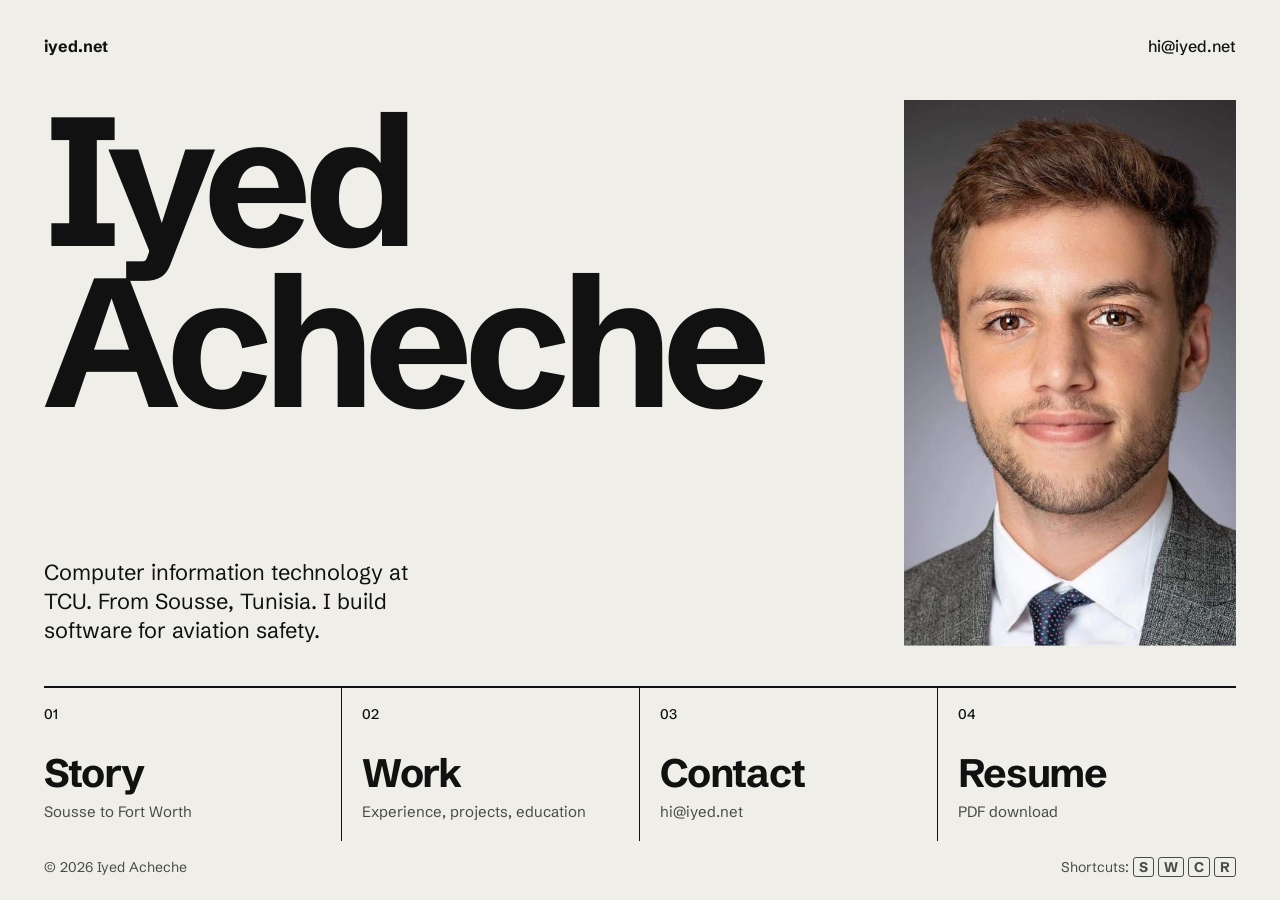
<file: index.html>
<!doctype html>
<html lang="en">
<head>
<meta charset="utf-8">
<meta name="viewport" content="width=device-width, initial-scale=1">
<title>Iyed Acheche</title>
<meta name="description" content="Iyed Acheche. Computer information technology at TCU, from Sousse, Tunisia. Software for aviation safety.">
<meta property="og:type" content="website">
<meta property="og:title" content="Iyed Acheche">
<meta property="og:description" content="Computer information technology at TCU. From Sousse, Tunisia. I build software for aviation safety.">
<meta property="og:image" content="https://iyedacheche.github.io/iyed-acheche-personal-website/og.png">
<meta name="twitter:card" content="summary_large_image">
<link rel="icon" href="favicon.svg" type="image/svg+xml">
<link rel="apple-touch-icon" href="apple-touch-icon.png">
<link rel="preconnect" href="https://fonts.googleapis.com">
<link rel="preconnect" href="https://fonts.gstatic.com" crossorigin>
<link href="https://fonts.googleapis.com/css2?family=Schibsted+Grotesk:wght@400;500;700&amp;display=swap" rel="stylesheet">
<link rel="stylesheet" href="assets/style.css">
<script defer data-domain="iyed.net" src="https://plausible.io/js/script.js"></script>
</head>
<body class="home">

<header class="bar">
  <a class="mark" href="index.html" aria-label="Iyed Acheche, home">iyed.net</a>
  <a href="mailto:hi@iyed.net">hi@iyed.net</a>
</header>

<main class="hero">
  <div class="hero-text">
    <h1 class="name">Iyed<br>Acheche</h1>
    <p class="blurb">Computer information technology at TCU. From Sousse, Tunisia. I build software for aviation safety.</p>
  </div>
  <div class="portrait">
    <img src="assets/photos/portrait.jpg" alt="Portrait of Iyed Acheche" width="900" height="900">
  </div>
</main>

<nav class="tiles" aria-label="Main">
  <a class="tile" href="story.html"><span class="n">01</span><span><span class="t">Story</span><span class="h">Sousse to Fort Worth</span></span></a>
  <a class="tile" href="work.html"><span class="n">02</span><span><span class="t">Work</span><span class="h">Experience, projects, education</span></span></a>
  <a class="tile" href="contact.html"><span class="n">03</span><span><span class="t">Contact</span><span class="h">hi@iyed.net</span></span></a>
  <a class="tile" href="Iyed_Acheche_Resume.pdf" download data-key="r"><span class="n">04</span><span><span class="t">Resume</span><span class="h">PDF download</span></span></a>
</nav>

<footer class="foot">
  <span>&copy; 2026 Iyed Acheche</span>
  <span class="keys">Shortcuts: <kbd>S</kbd> <kbd>W</kbd> <kbd>C</kbd> <kbd>R</kbd></span>
</footer>

<script src="assets/site.js"></script>
</body>
</html>
</file>
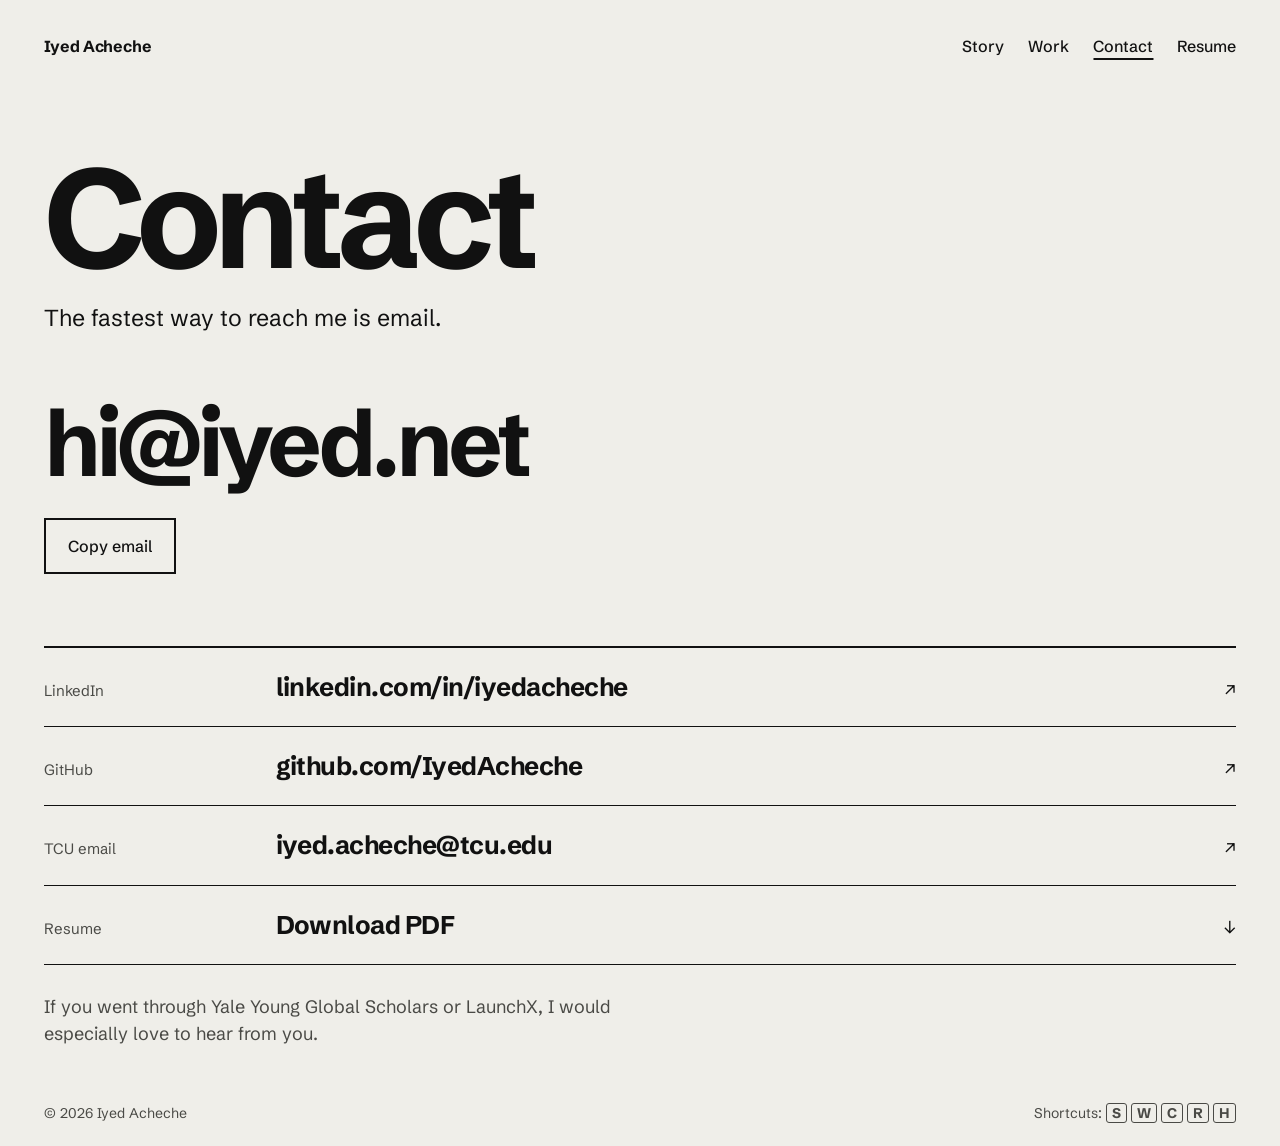
<file: contact.html>
<!doctype html>
<html lang="en">
<head>
<meta charset="utf-8">
<meta name="viewport" content="width=device-width, initial-scale=1">
<title>Contact | Iyed Acheche</title>
<meta name="description" content="Get in touch with Iyed Acheche: hi@iyed.net, LinkedIn and GitHub.">
<meta property="og:type" content="website">
<meta property="og:title" content="Contact | Iyed Acheche">
<meta property="og:description" content="hi@iyed.net, LinkedIn and GitHub.">
<meta property="og:image" content="https://iyedacheche.github.io/iyed-acheche-personal-website/og.png">
<meta name="twitter:card" content="summary_large_image">
<link rel="icon" href="favicon.svg" type="image/svg+xml">
<link rel="apple-touch-icon" href="apple-touch-icon.png">
<link rel="preconnect" href="https://fonts.googleapis.com">
<link rel="preconnect" href="https://fonts.gstatic.com" crossorigin>
<link href="https://fonts.googleapis.com/css2?family=Schibsted+Grotesk:wght@400;500;700&amp;display=swap" rel="stylesheet">
<link rel="stylesheet" href="assets/style.css">
<script defer data-domain="iyed.net" src="https://plausible.io/js/script.js"></script>
</head>
<body>

<header class="bar">
  <a class="mark" href="index.html">Iyed Acheche</a>
  <nav aria-label="Main">
    <a href="story.html">Story</a>
    <a href="work.html">Work</a>
    <a href="contact.html" aria-current="page">Contact</a>
    <a href="Iyed_Acheche_Resume.pdf" download data-key="r">Resume</a>
  </nav>
</header>

<main class="page">
  <h1 class="title">Contact</h1>
  <p class="lede">The fastest way to reach me is email.</p>

  <a class="mail" href="mailto:hi@iyed.net">hi@iyed.net</a>
  <div class="copyrow">
    <button class="btn ghost" type="button" data-copy="hi@iyed.net">Copy email</button>
    <span class="status" role="status" aria-live="polite"></span>
  </div>

  <ul class="links">
    <li><a href="https://www.linkedin.com/in/iyedacheche"><span class="k">LinkedIn</span><span class="v">linkedin.com/in/iyedacheche</span><span class="a" aria-hidden="true">&#8599;</span></a></li>
    <li><a href="https://github.com/IyedAcheche"><span class="k">GitHub</span><span class="v">github.com/IyedAcheche</span><span class="a" aria-hidden="true">&#8599;</span></a></li>
    <li><a href="mailto:iyed.acheche@tcu.edu"><span class="k">TCU email</span><span class="v">iyed.acheche@tcu.edu</span><span class="a" aria-hidden="true">&#8599;</span></a></li>
    <li><a href="Iyed_Acheche_Resume.pdf" download data-key="r"><span class="k">Resume</span><span class="v">Download PDF</span><span class="a" aria-hidden="true">&#8595;</span></a></li>
  </ul>

  <p class="note">If you went through Yale Young Global Scholars or LaunchX, I would especially love to hear from you.</p>
</main>

<footer class="foot">
  <span>&copy; 2026 Iyed Acheche</span>
  <span class="keys">Shortcuts: <kbd>S</kbd> <kbd>W</kbd> <kbd>C</kbd> <kbd>R</kbd> <kbd>H</kbd></span>
</footer>

<script src="assets/site.js"></script>
</body>
</html>
</file>
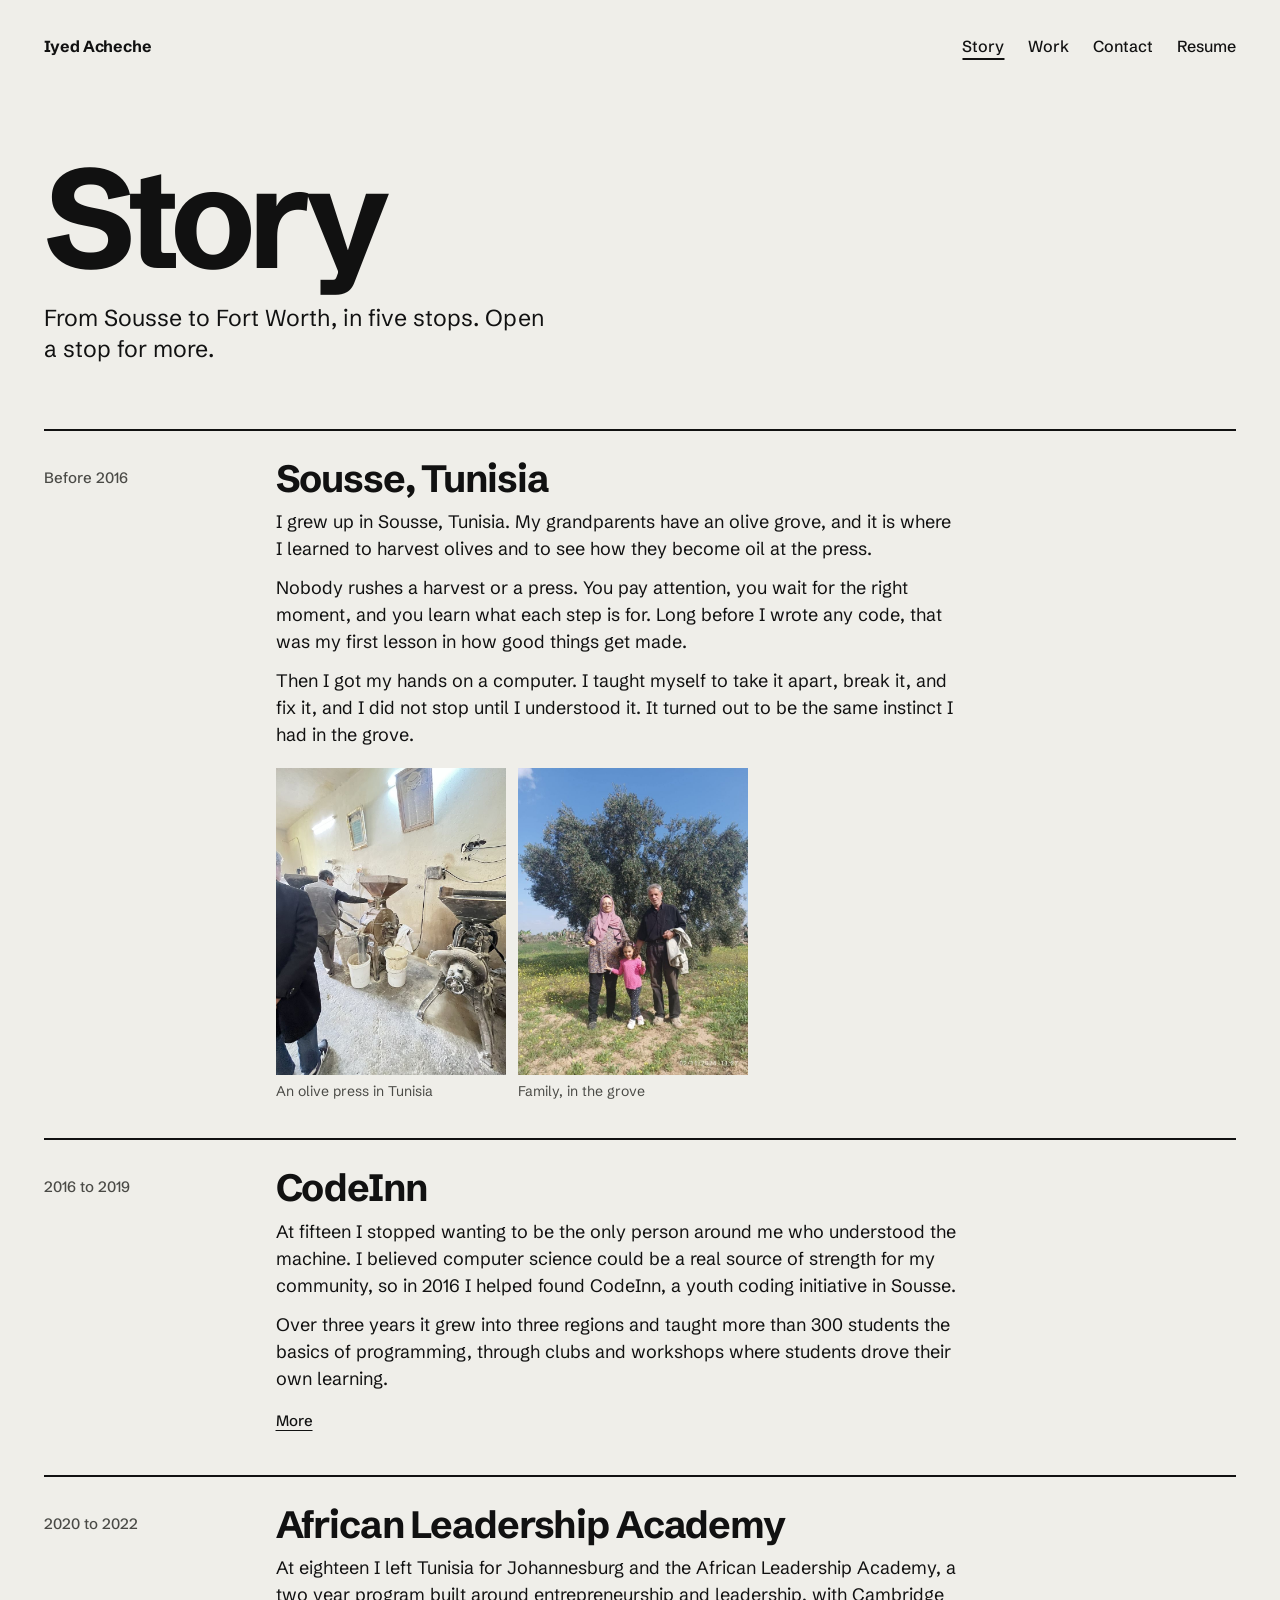
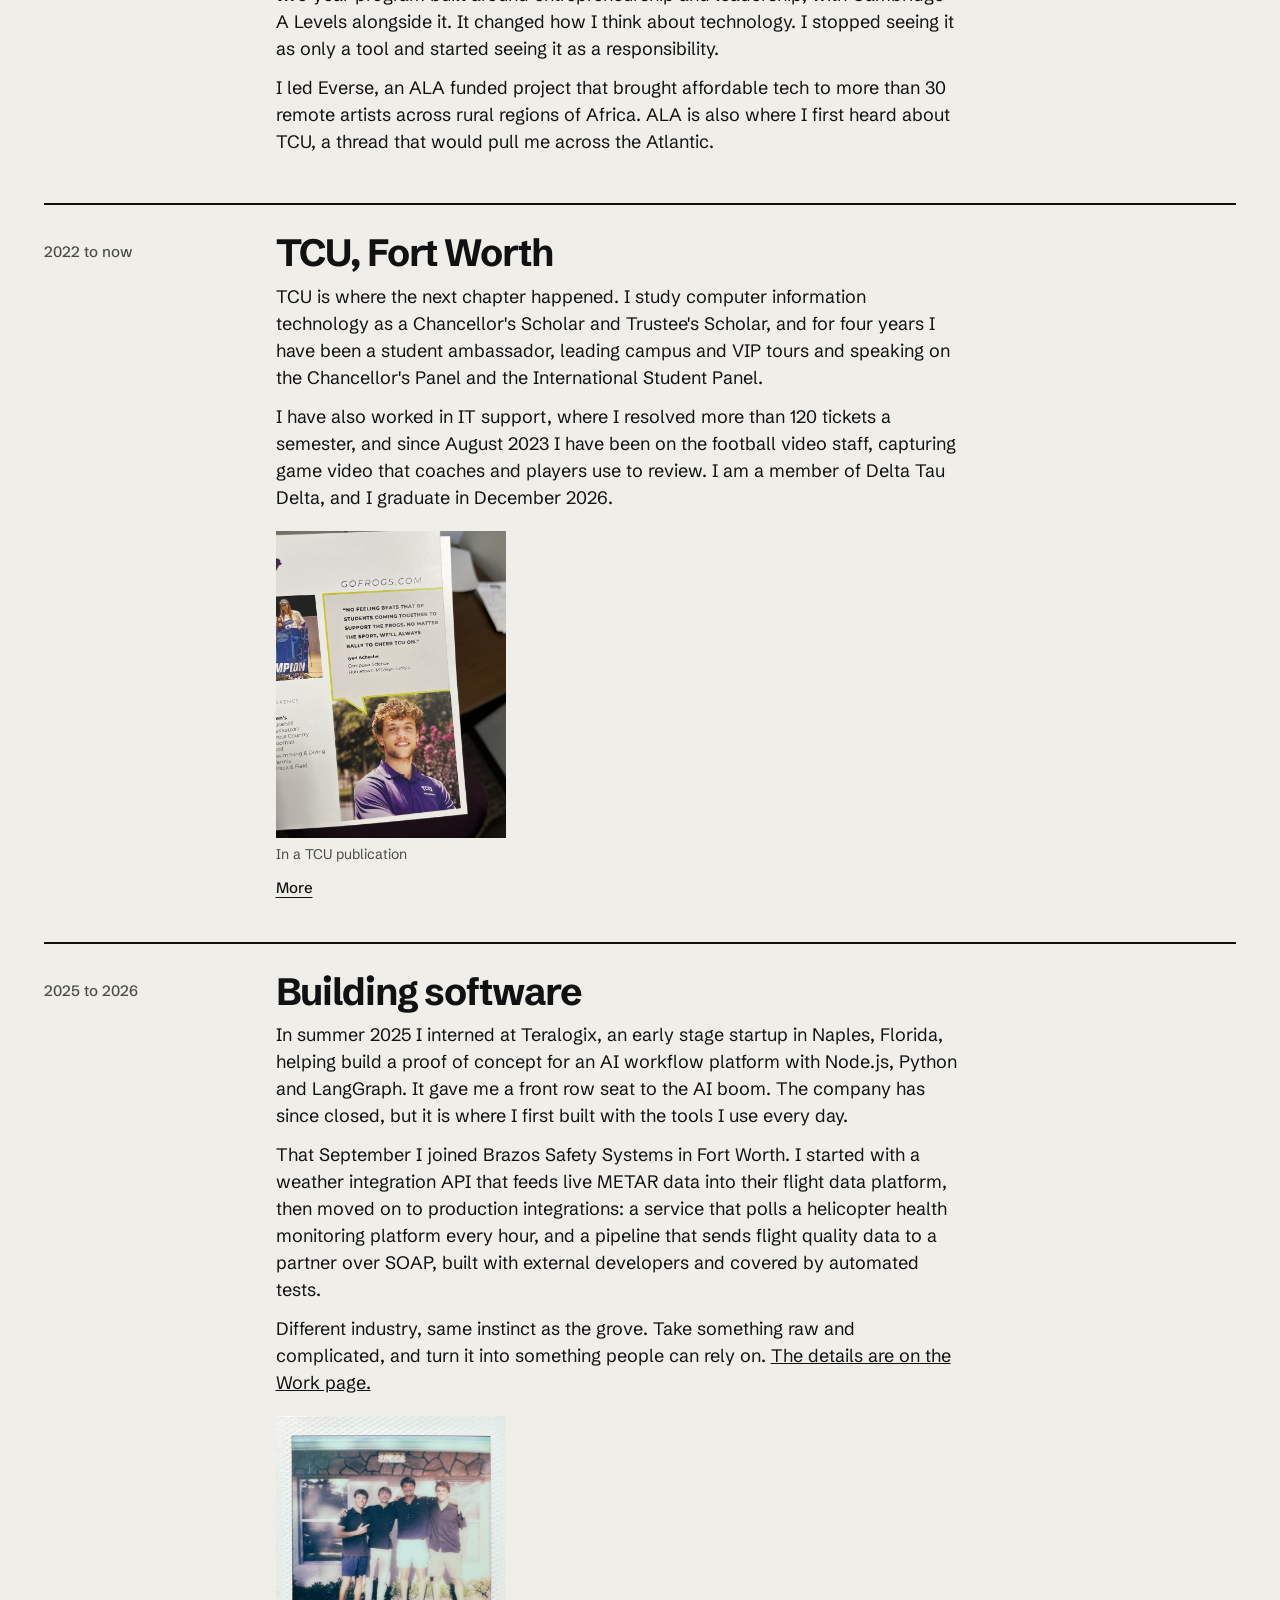
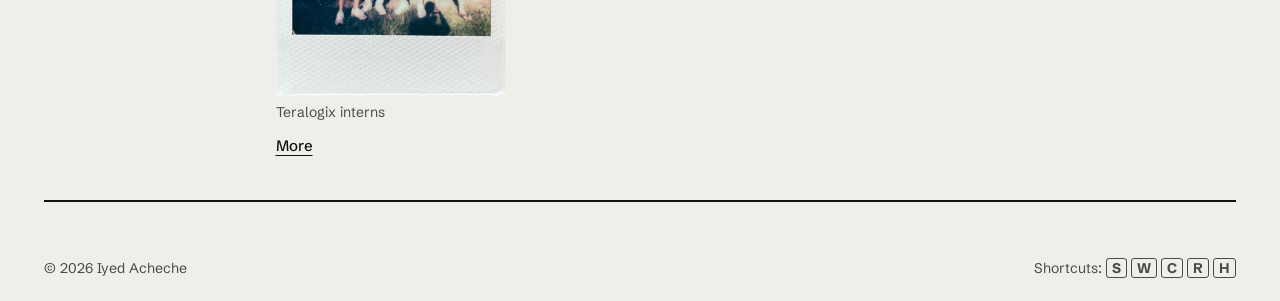
<file: story.html>
<!doctype html>
<html lang="en">
<head>
<meta charset="utf-8">
<meta name="viewport" content="width=device-width, initial-scale=1">
<title>Story | Iyed Acheche</title>
<meta name="description" content="From Sousse, Tunisia to Fort Worth, Texas: Iyed Acheche's story in five stops.">
<meta property="og:type" content="website">
<meta property="og:title" content="Story | Iyed Acheche">
<meta property="og:description" content="From Sousse, Tunisia to Fort Worth, Texas, in five stops.">
<meta property="og:image" content="https://iyedacheche.github.io/iyed-acheche-personal-website/og.png">
<meta name="twitter:card" content="summary_large_image">
<link rel="icon" href="favicon.svg" type="image/svg+xml">
<link rel="apple-touch-icon" href="apple-touch-icon.png">
<link rel="preconnect" href="https://fonts.googleapis.com">
<link rel="preconnect" href="https://fonts.gstatic.com" crossorigin>
<link href="https://fonts.googleapis.com/css2?family=Schibsted+Grotesk:wght@400;500;700&amp;display=swap" rel="stylesheet">
<link rel="stylesheet" href="assets/style.css">
<script defer data-domain="iyed.net" src="https://plausible.io/js/script.js"></script>
</head>
<body>

<header class="bar">
  <a class="mark" href="index.html">Iyed Acheche</a>
  <nav aria-label="Main">
    <a href="story.html" aria-current="page">Story</a>
    <a href="work.html">Work</a>
    <a href="contact.html">Contact</a>
    <a href="Iyed_Acheche_Resume.pdf" download data-key="r">Resume</a>
  </nav>
</header>

<main class="page">
  <h1 class="title">Story</h1>
  <p class="lede">From Sousse to Fort Worth, in five stops. Open a stop for more.</p>

  <section class="stop">
    <div class="when">Before 2016</div>
    <div>
      <h2>Sousse, Tunisia</h2>
      <p>I grew up in Sousse, Tunisia. My grandparents have an olive grove, and it is where I learned to harvest olives and to see how they become oil at the press.</p>
      <p>Nobody rushes a harvest or a press. You pay attention, you wait for the right moment, and you learn what each step is for. Long before I wrote any code, that was my first lesson in how good things get made.</p>
      <p>Then I got my hands on a computer. I taught myself to take it apart, break it, and fix it, and I did not stop until I understood it. It turned out to be the same instinct I had in the grove.</p>
      <div class="photos">
        <figure><img src="assets/photos/olive-press.jpg" alt="An olive press at work in Tunisia" width="800" height="1067" loading="lazy"><figcaption>An olive press in Tunisia</figcaption></figure>
        <figure><img src="assets/photos/olive-tree.jpg" alt="A family standing in front of a large olive tree in Tunisia" width="800" height="1067" loading="lazy"><figcaption>Family, in the grove</figcaption></figure>
      </div>
    </div>
  </section>

  <section class="stop">
    <div class="when">2016 to 2019</div>
    <div>
      <h2>CodeInn</h2>
      <p>At fifteen I stopped wanting to be the only person around me who understood the machine. I believed computer science could be a real source of strength for my community, so in 2016 I helped found CodeInn, a youth coding initiative in Sousse.</p>
      <p>Over three years it grew into three regions and taught more than 300 students the basics of programming, through clubs and workshops where students drove their own learning.</p>
      <details class="more">
        <summary>More</summary>
        <p>Those years also took me to Yale Young Global Scholars in 2018 and to LaunchX at the University of Michigan in 2019, which moved online partway through. Both were early proof, for me, that what I had started in Sousse held up outside it. If you went through either program, I would love to hear from you.</p>
      </details>
    </div>
  </section>

  <section class="stop">
    <div class="when">2020 to 2022</div>
    <div>
      <h2>African Leadership Academy</h2>
      <p>At eighteen I left Tunisia for Johannesburg and the African Leadership Academy, a two year program built around entrepreneurship and leadership, with Cambridge A Levels alongside it. It changed how I think about technology. I stopped seeing it as only a tool and started seeing it as a responsibility.</p>
      <p>I led Everse, an ALA funded project that brought affordable tech to more than 30 remote artists across rural regions of Africa. ALA is also where I first heard about TCU, a thread that would pull me across the Atlantic.</p>
    </div>
  </section>

  <section class="stop">
    <div class="when">2022 to now</div>
    <div>
      <h2>TCU, Fort Worth</h2>
      <p>TCU is where the next chapter happened. I study computer information technology as a Chancellor's Scholar and Trustee's Scholar, and for four years I have been a student ambassador, leading campus and VIP tours and speaking on the Chancellor's Panel and the International Student Panel.</p>
      <p>I have also worked in IT support, where I resolved more than 120 tickets a semester, and since August 2023 I have been on the football video staff, capturing game video that coaches and players use to review. I am a member of Delta Tau Delta, and I graduate in December 2026.</p>
      <div class="photos">
        <figure><img src="assets/photos/gofrogs-feature.jpg" alt="A TCU athletics publication with a quote and photo of Iyed" width="800" height="1067" loading="lazy"><figcaption>In a TCU publication</figcaption></figure>
      </div>
      <details class="more">
        <summary>More</summary>
        <p>Along the way I picked up two bowl rings with the football program.</p>
      </details>
    </div>
  </section>

  <section class="stop">
    <div class="when">2025 to 2026</div>
    <div>
      <h2>Building software</h2>
      <p>In summer 2025 I interned at Teralogix, an early stage startup in Naples, Florida, helping build a proof of concept for an AI workflow platform with Node.js, Python and LangGraph. It gave me a front row seat to the AI boom. The company has since closed, but it is where I first built with the tools I use every day.</p>
      <p>That September I joined Brazos Safety Systems in Fort Worth. I started with a weather integration API that feeds live METAR data into their flight data platform, then moved on to production integrations: a service that polls a helicopter health monitoring platform every hour, and a pipeline that sends flight quality data to a partner over SOAP, built with external developers and covered by automated tests.</p>
      <p>Different industry, same instinct as the grove. Take something raw and complicated, and turn it into something people can rely on. <a href="work.html"><u>The details are on the Work page.</u></a></p>
      <div class="photos">
        <figure><img src="assets/photos/teralogix-interns.jpg" alt="Four Teralogix interns standing together with their arms around each other" width="800" height="973" loading="lazy"><figcaption>Teralogix interns</figcaption></figure>
      </div>
      <details class="more">
        <summary>More</summary>
        <p>In 2026 I also took part in the Google Hackathon, on the hardware track.</p>
      </details>
    </div>
  </section>
</main>

<footer class="foot">
  <span>&copy; 2026 Iyed Acheche</span>
  <span class="keys">Shortcuts: <kbd>S</kbd> <kbd>W</kbd> <kbd>C</kbd> <kbd>R</kbd> <kbd>H</kbd></span>
</footer>

<script src="assets/site.js"></script>
</body>
</html>
</file>
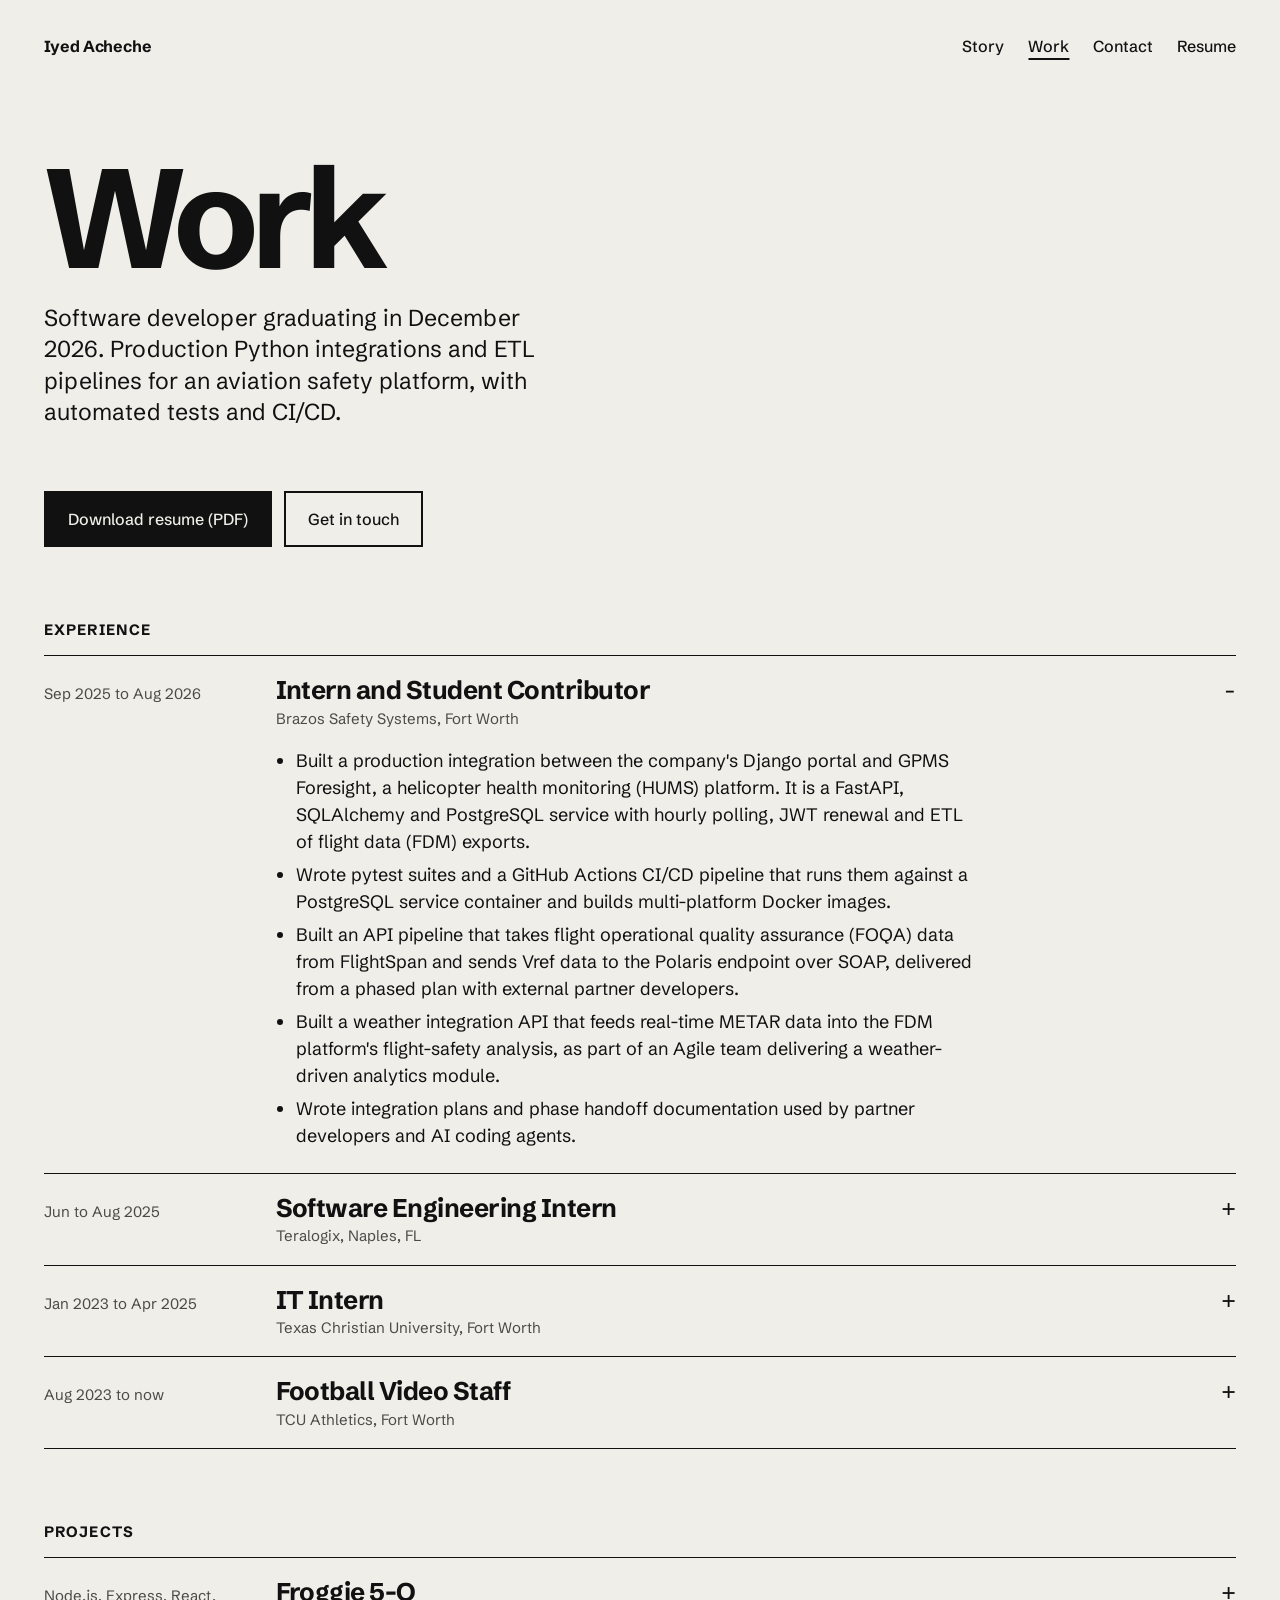
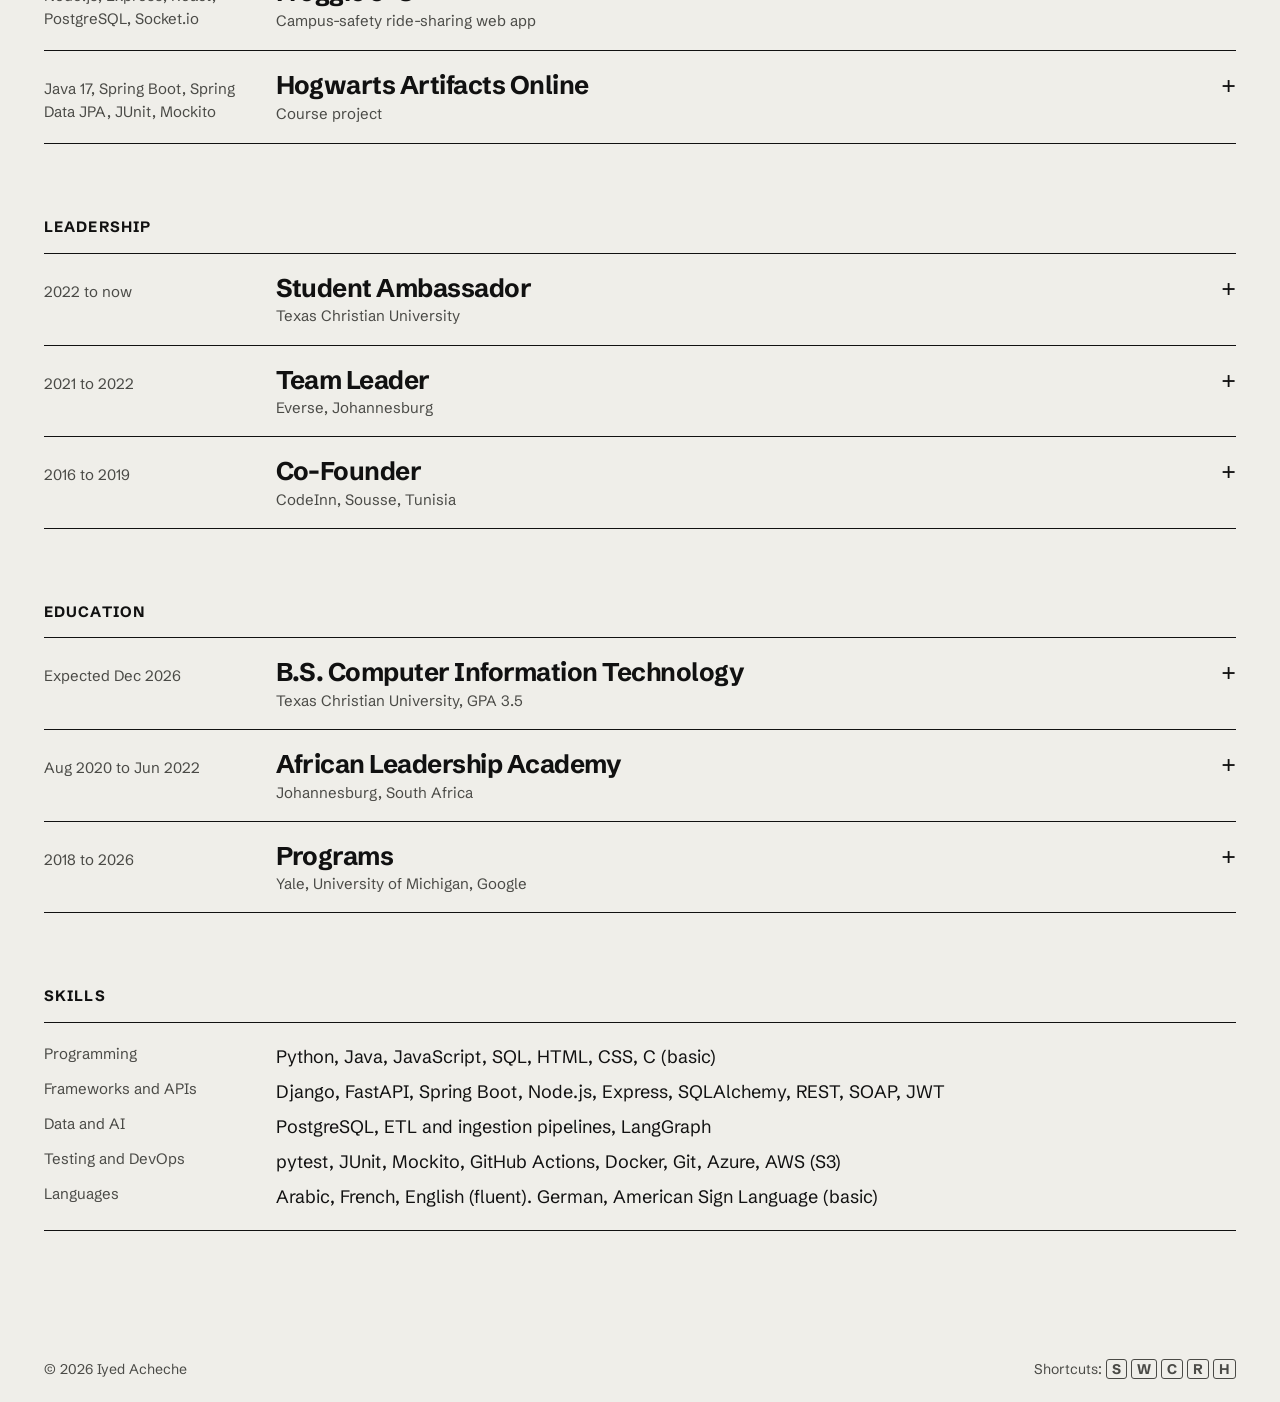
<file: work.html>
<!doctype html>
<html lang="en">
<head>
<meta charset="utf-8">
<meta name="viewport" content="width=device-width, initial-scale=1">
<title>Work | Iyed Acheche</title>
<meta name="description" content="Experience, projects and education of Iyed Acheche, with a resume download.">
<meta property="og:type" content="website">
<meta property="og:title" content="Work | Iyed Acheche">
<meta property="og:description" content="Experience, projects and education, with a resume download.">
<meta property="og:image" content="https://iyedacheche.github.io/iyed-acheche-personal-website/og.png">
<meta name="twitter:card" content="summary_large_image">
<link rel="icon" href="favicon.svg" type="image/svg+xml">
<link rel="apple-touch-icon" href="apple-touch-icon.png">
<link rel="preconnect" href="https://fonts.googleapis.com">
<link rel="preconnect" href="https://fonts.gstatic.com" crossorigin>
<link href="https://fonts.googleapis.com/css2?family=Schibsted+Grotesk:wght@400;500;700&amp;display=swap" rel="stylesheet">
<link rel="stylesheet" href="assets/style.css">
<script defer data-domain="iyed.net" src="https://plausible.io/js/script.js"></script>
</head>
<body>

<header class="bar">
  <a class="mark" href="index.html">Iyed Acheche</a>
  <nav aria-label="Main">
    <a href="story.html">Story</a>
    <a href="work.html" aria-current="page">Work</a>
    <a href="contact.html">Contact</a>
    <a href="Iyed_Acheche_Resume.pdf" download data-key="r">Resume</a>
  </nav>
</header>

<main class="page">
  <h1 class="title">Work</h1>
  <p class="lede">Software developer graduating in December 2026. Production Python integrations and ETL pipelines for an aviation safety platform, with automated tests and CI/CD.</p>
  <div class="btns" style="margin-bottom:clamp(40px,6vw,72px)">
    <a class="btn" href="Iyed_Acheche_Resume.pdf" download>Download resume (PDF)</a>
    <a class="btn ghost" href="contact.html">Get in touch</a>
  </div>

  <section class="sect">
    <h2>Experience</h2>
    <details class="row" open>
      <summary><span class="rd">Sep 2025 to Aug 2026</span><span class="rt">Intern and Student Contributor<small>Brazos Safety Systems, Fort Worth</small></span><span class="rp" aria-hidden="true"></span></summary>
      <ul>
        <li>Built a production integration between the company's Django portal and GPMS Foresight, a helicopter health monitoring (HUMS) platform. It is a FastAPI, SQLAlchemy and PostgreSQL service with hourly polling, JWT renewal and ETL of flight data (FDM) exports.</li>
        <li>Wrote pytest suites and a GitHub Actions CI/CD pipeline that runs them against a PostgreSQL service container and builds multi-platform Docker images.</li>
        <li>Built an API pipeline that takes flight operational quality assurance (FOQA) data from FlightSpan and sends Vref data to the Polaris endpoint over SOAP, delivered from a phased plan with external partner developers.</li>
        <li>Built a weather integration API that feeds real-time METAR data into the FDM platform's flight-safety analysis, as part of an Agile team delivering a weather-driven analytics module.</li>
        <li>Wrote integration plans and phase handoff documentation used by partner developers and AI coding agents.</li>
      </ul>
    </details>
    <details class="row">
      <summary><span class="rd">Jun to Aug 2025</span><span class="rt">Software Engineering Intern<small>Teralogix, Naples, FL</small></span><span class="rp" aria-hidden="true"></span></summary>
      <ul>
        <li>Helped build the proof of concept for Cristos, an AI-driven workflow platform that automates virtual actions, using Node.js, Python and LangGraph agent workflows, working with engineers and product leads.</li>
      </ul>
    </details>
    <details class="row">
      <summary><span class="rd">Jan 2023 to Apr 2025</span><span class="rt">IT Intern<small>Texas Christian University, Fort Worth</small></span><span class="rp" aria-hidden="true"></span></summary>
      <ul>
        <li>Resolved 120+ IT tickets per semester for students and staff: troubleshooting, software installs and updates, and security compliance.</li>
      </ul>
    </details>
    <details class="row">
      <summary><span class="rd">Aug 2023 to now</span><span class="rt">Football Video Staff<small>TCU Athletics, Fort Worth</small></span><span class="rp" aria-hidden="true"></span></summary>
      <ul>
        <li>Capture and upload game video for coaching and player review.</li>
      </ul>
    </details>
  </section>

  <section class="sect">
    <h2>Projects</h2>
    <details class="row">
      <summary><span class="rd">Node.js, Express, React, PostgreSQL, Socket.io</span><span class="rt">Froggie 5-O<small>Campus-safety ride-sharing web app</small></span><span class="rp" aria-hidden="true"></span></summary>
      <ul>
        <li>Built real-time ride requests, chat and location tracking, with authentication, sessions and PostgreSQL persistence on an Express server and a React UI.</li>
      </ul>
    </details>
    <details class="row">
      <summary><span class="rd">Java 17, Spring Boot, Spring Data JPA, JUnit, Mockito</span><span class="rt">Hogwarts Artifacts Online<small>Course project</small></span><span class="rp" aria-hidden="true"></span></summary>
      <ul>
        <li>Built a multi-layered REST API (controllers, services, repositories, DTO converters) with full CRUD over a one-to-many JPA data model, centralized exception handling and 33 automated unit and controller tests.</li>
      </ul>
    </details>
  </section>

  <section class="sect">
    <h2>Leadership</h2>
    <details class="row">
      <summary><span class="rd">2022 to now</span><span class="rt">Student Ambassador<small>Texas Christian University</small></span><span class="rp" aria-hidden="true"></span></summary>
      <ul>
        <li>Lead campus and VIP tours and speak on the Chancellor's Panel and the International Student Panel.</li>
      </ul>
    </details>
    <details class="row">
      <summary><span class="rd">2021 to 2022</span><span class="rt">Team Leader<small>Everse, Johannesburg</small></span><span class="rp" aria-hidden="true"></span></summary>
      <ul>
        <li>Led an ALA-funded project bringing affordable tech to 30+ remote African artists.</li>
      </ul>
    </details>
    <details class="row">
      <summary><span class="rd">2016 to 2019</span><span class="rt">Co-Founder<small>CodeInn, Sousse, Tunisia</small></span><span class="rp" aria-hidden="true"></span></summary>
      <ul>
        <li>Grew a youth coding initiative to three regions and taught 300+ students.</li>
      </ul>
    </details>
  </section>

  <section class="sect">
    <h2>Education</h2>
    <details class="row">
      <summary><span class="rd">Expected Dec 2026</span><span class="rt">B.S. Computer Information Technology<small>Texas Christian University, GPA 3.5</small></span><span class="rp" aria-hidden="true"></span></summary>
      <ul>
        <li>Chancellor's Scholar, Trustee's Scholar, Dean's List.</li>
        <li>Coursework: Machine Learning, Cloud Computing, Networking, Databases, Cybersecurity.</li>
      </ul>
    </details>
    <details class="row">
      <summary><span class="rd">Aug 2020 to Jun 2022</span><span class="rt">African Leadership Academy<small>Johannesburg, South Africa</small></span><span class="rp" aria-hidden="true"></span></summary>
      <ul>
        <li>Cambridge A-Levels with a leadership and entrepreneurship curriculum.</li>
      </ul>
    </details>
    <details class="row">
      <summary><span class="rd">2018 to 2026</span><span class="rt">Programs<small>Yale, University of Michigan, Google</small></span><span class="rp" aria-hidden="true"></span></summary>
      <ul>
        <li>Yale Young Global Scholars, 2018.</li>
        <li>LaunchX at the University of Michigan, 2019, completed online.</li>
        <li>Google Hackathon, hardware track, 2026.</li>
      </ul>
    </details>
  </section>

  <section class="sect">
    <h2>Skills</h2>
    <dl class="skills">
      <dt>Programming</dt><dd>Python, Java, JavaScript, SQL, HTML, CSS, C (basic)</dd>
      <dt>Frameworks and APIs</dt><dd>Django, FastAPI, Spring Boot, Node.js, Express, SQLAlchemy, REST, SOAP, JWT</dd>
      <dt>Data and AI</dt><dd>PostgreSQL, ETL and ingestion pipelines, LangGraph</dd>
      <dt>Testing and DevOps</dt><dd>pytest, JUnit, Mockito, GitHub Actions, Docker, Git, Azure, AWS (S3)</dd>
      <dt>Languages</dt><dd>Arabic, French, English (fluent). German, American Sign Language (basic)</dd>
    </dl>
  </section>
</main>

<footer class="foot">
  <span>&copy; 2026 Iyed Acheche</span>
  <span class="keys">Shortcuts: <kbd>S</kbd> <kbd>W</kbd> <kbd>C</kbd> <kbd>R</kbd> <kbd>H</kbd></span>
</footer>

<script src="assets/site.js"></script>
</body>
</html>
</file>
<file: assets/style.css>
:root{
  --paper:#EFEEE9;
  --ink:#111111;
  --muted:#4A4A46;
  --line:#111111;
  --soft:#D9D7CF;
  --purple:#4D1979;
  --purple-soft:#E4D9F2;
  --pad:clamp(20px,3.4vw,48px);
  --sans:'Schibsted Grotesk',system-ui,-apple-system,'Segoe UI',sans-serif;
}
@view-transition{navigation:auto}
*{box-sizing:border-box}
html{-webkit-text-size-adjust:100%}
body{margin:0;background:var(--paper);color:var(--ink);font-family:var(--sans);font-size:18px;line-height:1.5}
a{color:var(--ink);text-decoration:none}
a:focus-visible,button:focus-visible,summary:focus-visible{outline:3px solid var(--purple);outline-offset:3px}
img{display:block;max-width:100%;height:auto}
::selection{background:var(--purple);color:#fff}
.sr{position:absolute;width:1px;height:1px;overflow:hidden;clip:rect(0 0 0 0);white-space:nowrap}

/* top bar */
.bar{display:flex;justify-content:space-between;align-items:baseline;gap:12px 28px;flex-wrap:wrap;padding:28px var(--pad) 0;font-size:16px;font-weight:500}
.bar nav{display:flex;gap:6px 24px;flex-wrap:wrap}
.bar a{padding:6px 0}
.bar a:hover{color:var(--purple);text-decoration:underline;text-underline-offset:4px}
.bar a[aria-current="page"]{text-decoration:underline;text-underline-offset:6px;text-decoration-thickness:2px}
.mark{font-weight:700;letter-spacing:-0.01em}

/* home */
body.home{min-height:100vh;min-height:100svh;display:flex;flex-direction:column}
.hero{flex:1 1 auto;display:flex;justify-content:space-between;align-items:stretch;gap:56px;padding:36px var(--pad) 40px;min-height:0}
.hero-text{display:flex;flex-direction:column;justify-content:space-between;gap:28px;min-width:0}
h1.name{margin:0;font-weight:700;font-size:min(14.3vw,26vh);line-height:.88;letter-spacing:-.055em;view-transition-name:name}
.blurb{margin:0;font-size:clamp(19px,1.7vw,24px);line-height:1.35;max-width:30ch}
.portrait{flex:0 0 auto;width:clamp(220px,26vw,380px);background:var(--soft);overflow:hidden}
.portrait img{width:100%;height:100%;object-fit:cover;object-position:50% 20%}
.tiles{display:grid;grid-template-columns:repeat(4,minmax(0,1fr));border-top:2px solid var(--ink);flex:0 0 auto;margin:0 var(--pad)}
.tile{display:flex;flex-direction:column;justify-content:space-between;gap:28px;min-height:clamp(104px,17vh,176px);padding:16px 20px 18px;border-right:1px solid var(--line);transition:background-color .16s ease-out,color .16s ease-out}
.tile:first-child{padding-left:0}
.tile:last-child{border-right:0;padding-right:0}
.tile .n{font-size:14px;font-weight:500}
.tile .t{display:block;font-size:clamp(30px,3.1vw,44px);font-weight:700;letter-spacing:-.03em;line-height:1}
.tile .h{display:block;margin-top:8px;font-size:15px;color:var(--muted);transition:color .16s}
.tile:hover,.tile:focus-visible{background:var(--purple);color:#fff}
.tile:hover .h,.tile:focus-visible .h{color:var(--purple-soft)}
.tile:hover{margin:0 -1px}
.tile:first-child:hover{padding-left:20px}
.tile:last-child:hover{padding-right:20px}
.tile:focus-visible{outline-offset:-3px;outline-color:#fff}
.foot{padding:16px var(--pad) 22px;font-size:14px;color:var(--muted);display:flex;justify-content:space-between;gap:16px;flex-wrap:wrap}
.foot a{color:var(--muted)}
.foot a:hover{color:var(--purple);text-decoration:underline}
.keys{display:none}
@media (hover:hover) and (min-width:820px){.keys{display:inline}}
kbd{font:inherit;font-weight:700;border:1px solid currentColor;border-radius:3px;padding:0 5px}

/* inner pages */
.page{padding:clamp(40px,7vw,96px) var(--pad) 40px;max-width:1344px;margin:0 auto}
h1.title{margin:0 0 22px;font-weight:700;font-size:clamp(56px,11vw,150px);line-height:.9;letter-spacing:-.055em;view-transition-name:name}
.lede{margin:0 0 clamp(36px,5vw,64px);font-size:clamp(19px,1.8vw,24px);line-height:1.35;max-width:36ch;color:var(--ink)}
.btn{display:inline-flex;align-items:center;gap:10px;padding:14px 22px;border:2px solid var(--ink);background:var(--ink);color:var(--paper);font:inherit;font-size:16px;font-weight:500;cursor:pointer;transition:background-color .16s,border-color .16s,color .16s}
.btn:hover{background:var(--purple);border-color:var(--purple);color:#fff}
.btn.ghost{background:transparent;color:var(--ink)}
.btn.ghost:hover{background:var(--purple);color:#fff}
.btns{display:flex;gap:12px;flex-wrap:wrap}

/* story timeline */
.stop{display:grid;grid-template-columns:minmax(120px,200px) minmax(0,1fr);gap:8px 32px;padding:28px 0 36px;border-top:2px solid var(--ink)}
.stop:last-child{border-bottom:2px solid var(--ink)}
.when{font-size:15px;font-weight:500;color:var(--muted);padding-top:8px}
.stop h2{margin:0 0 10px;font-size:clamp(26px,3vw,38px);font-weight:700;letter-spacing:-.03em;line-height:1.05}
.stop p{margin:0 0 12px;max-width:62ch}
.photos{display:flex;flex-wrap:wrap;gap:12px;margin-top:20px;align-items:flex-start}
.photos figure{margin:0;width:min(230px,100%)}
.photos figure.wide{width:min(380px,100%)}
.photos figcaption{margin-top:6px;font-size:14px;color:var(--muted)}
details>summary{cursor:pointer;list-style:none}
details>summary::-webkit-details-marker{display:none}
.more{margin-top:6px}
.more summary{display:inline-block;font-size:15px;font-weight:500;padding:6px 0;text-decoration:underline;text-underline-offset:4px}
.more summary:hover{color:var(--purple)}
.more p{margin-top:8px}

/* work */
.sect{margin:0 0 clamp(40px,6vw,72px)}
.sect>h2{margin:0 0 14px;font-size:15px;font-weight:700;text-transform:uppercase;letter-spacing:.08em}
.row{border-top:1px solid var(--ink)}
.row:last-child{border-bottom:1px solid var(--ink)}
.row summary{display:grid;grid-template-columns:minmax(120px,200px) minmax(0,1fr) 28px;gap:8px 32px;align-items:baseline;padding:20px 0}
.row summary:hover .rt{color:var(--purple)}
.rd{font-size:15px;color:var(--muted)}
.rt{font-size:clamp(20px,2vw,26px);font-weight:700;letter-spacing:-.02em;line-height:1.15}
.rt small{display:block;margin-top:4px;font-size:15px;font-weight:400;letter-spacing:0;color:var(--muted)}
.rp{font-size:24px;line-height:1;text-align:right}
.rp::before{content:'+'}
.row[open] .rp::before{content:'-'}
.row ul{margin:0 0 24px;padding:0 0 0 20px;max-width:64ch;margin-left:calc(min(200px,100%) + 32px)}
.row li{margin-bottom:6px}
.skills{margin:0;display:grid;grid-template-columns:minmax(120px,200px) minmax(0,1fr);gap:8px 32px;border-top:1px solid var(--ink);border-bottom:1px solid var(--ink);padding:20px 0}
.skills dt{font-size:15px;color:var(--muted)}
.skills dd{margin:0}

/* contact */
.mail{display:inline-block;font-size:clamp(34px,7.2vw,104px);font-weight:700;letter-spacing:-.05em;line-height:1;word-break:break-word}
.mail:hover{color:var(--purple)}
.copyrow{display:flex;align-items:center;gap:16px;flex-wrap:wrap;margin:28px 0 clamp(40px,6vw,72px)}
.status{font-size:15px;color:var(--muted)}
.links{border-top:2px solid var(--ink);margin:0;padding:0;list-style:none}
.links li{border-bottom:1px solid var(--ink)}
.links a{display:grid;grid-template-columns:minmax(120px,200px) minmax(0,1fr) 28px;gap:8px 32px;align-items:baseline;padding:20px 0}
.links .k{font-size:15px;color:var(--muted)}
.links .v{font-size:clamp(20px,2vw,26px);font-weight:700;letter-spacing:-.02em;overflow-wrap:anywhere}
.links .a{text-align:right}
.links a:hover .v{color:var(--purple)}
.note{margin:28px 0 0;max-width:52ch;color:var(--muted)}

@media (max-width:819px){
  body{font-size:17px}
  .hero{flex-direction:column;gap:16px;padding-top:18px;padding-bottom:18px}
  h1.name{font-size:clamp(64px,21vw,140px)}
  .hero-text{gap:20px}
  /* keep a head-and-shoulders crop on phones: 4:3 minimum, grows into spare height, capped near square */
  .portrait{flex:1 0 auto;width:min(100%,560px,calc(80vh*4/3));height:auto;aspect-ratio:4/3;max-height:min(118vw,640px)}
  .portrait img{object-position:50% 12%}
  body.home .foot{display:none}
  .tiles{grid-template-columns:repeat(2,minmax(0,1fr))}
  .tile{min-height:88px;gap:14px;border-bottom:1px solid var(--line);padding:12px 12px 14px}
  .tile:nth-child(2n){border-right:0;padding-left:14px;padding-right:0}
  .tile:nth-child(2n+1){padding-left:0}
  .tile:nth-child(n+3){border-bottom:0}
  .tile .h{display:none}
  .tile:hover{margin:0}
  .tile:first-child:hover,.tile:nth-child(2n+1):hover{padding-left:12px}
  .tile:nth-child(2n):hover{padding-left:14px}
  .tile:last-child:hover{padding-right:0}
  .stop{grid-template-columns:1fr;padding:22px 0 28px}
  .when{padding-top:0}
  .row summary{grid-template-columns:minmax(0,1fr) 28px;padding:16px 0}
  .rd{grid-column:1 / 2;grid-row:1}
  .rt{grid-column:1 / 2;grid-row:2}
  .rp{grid-column:2;grid-row:1 / 3;align-self:center}
  .row ul{margin-left:0}
  .skills{grid-template-columns:1fr;gap:2px}
  .skills dd{margin-bottom:10px}
  .links a{grid-template-columns:minmax(0,1fr) 28px;padding:16px 0}
  .links .k{grid-column:1 / 2}
  .links .v{grid-column:1 / 2}
  .links .a{grid-column:2;grid-row:1 / 3;align-self:center}
}
@media (prefers-reduced-motion:reduce){
  *{transition:none!important}
  @view-transition{navigation:none}
}
@media (min-width:820px) and (max-height:780px){
  .hero{padding-top:20px;padding-bottom:22px}
  .foot{padding-top:8px;padding-bottom:12px}
  .bar{padding-top:20px}
}
</file>
